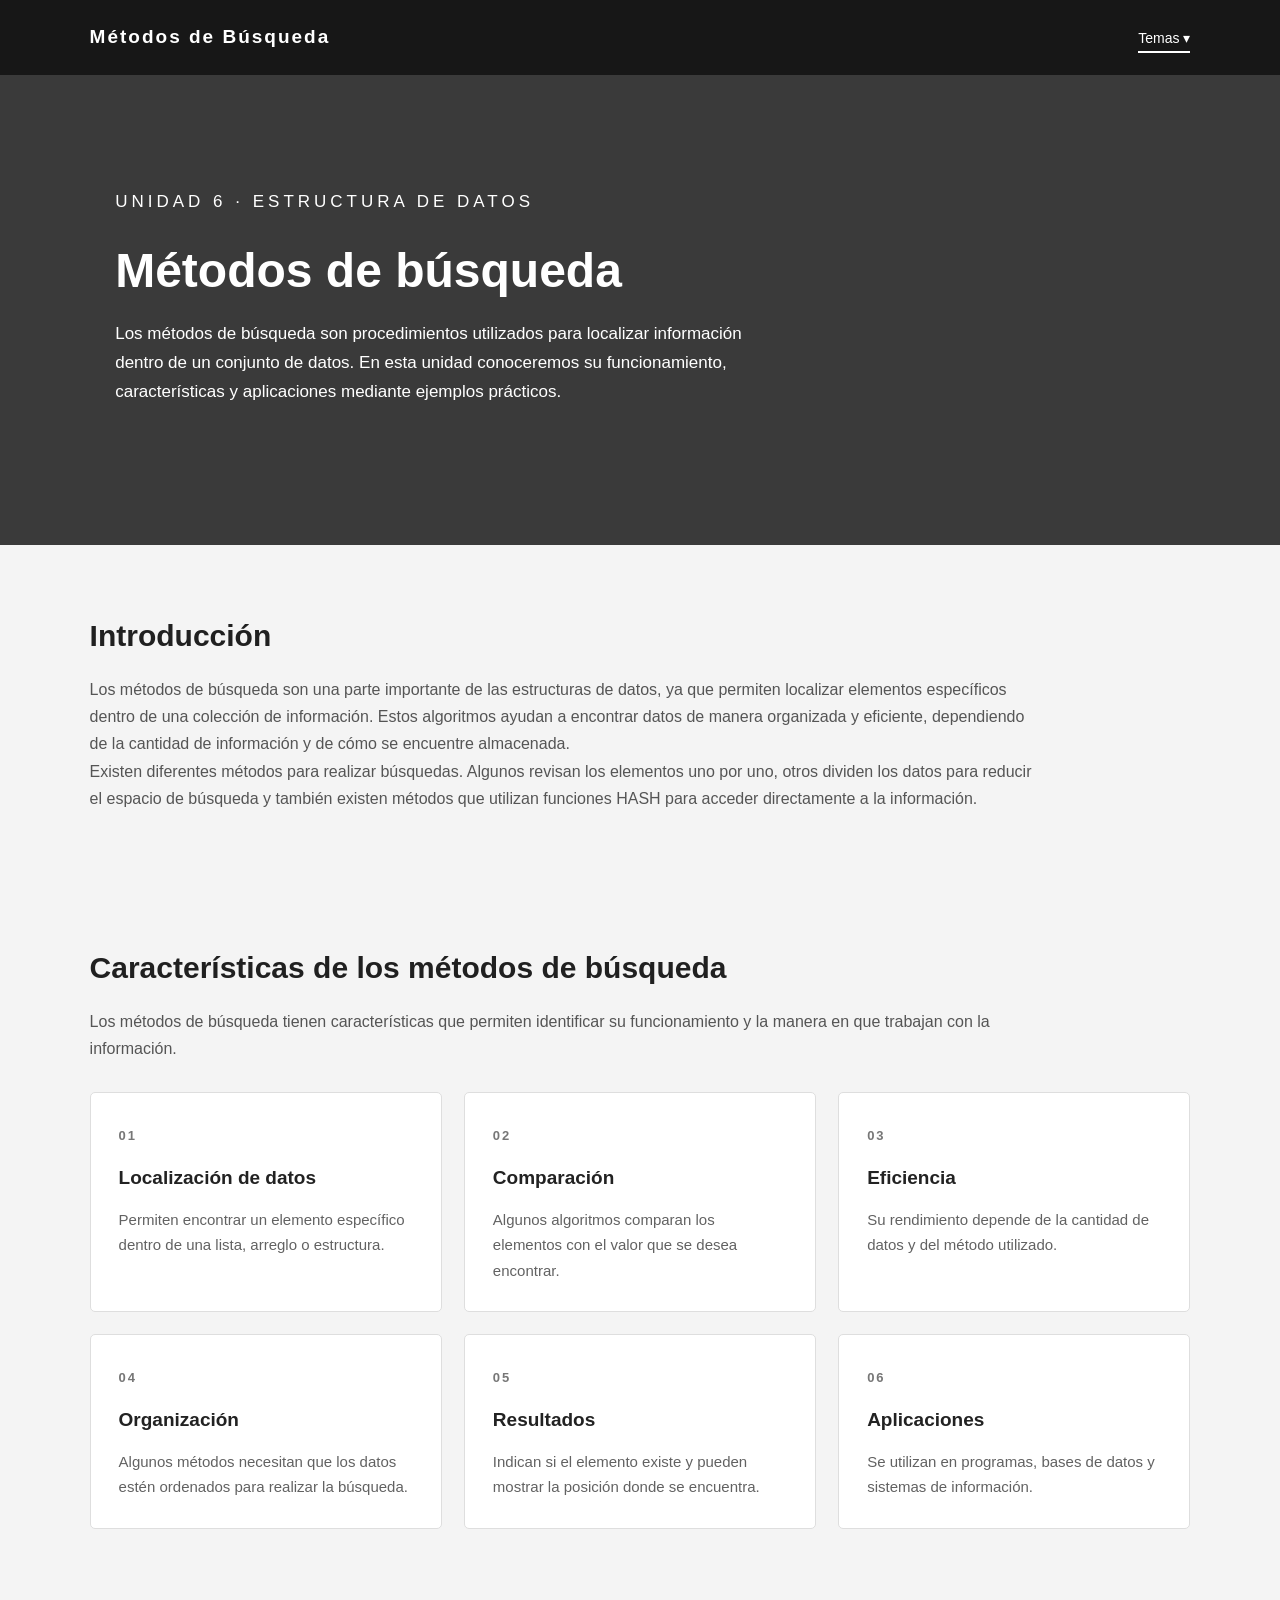
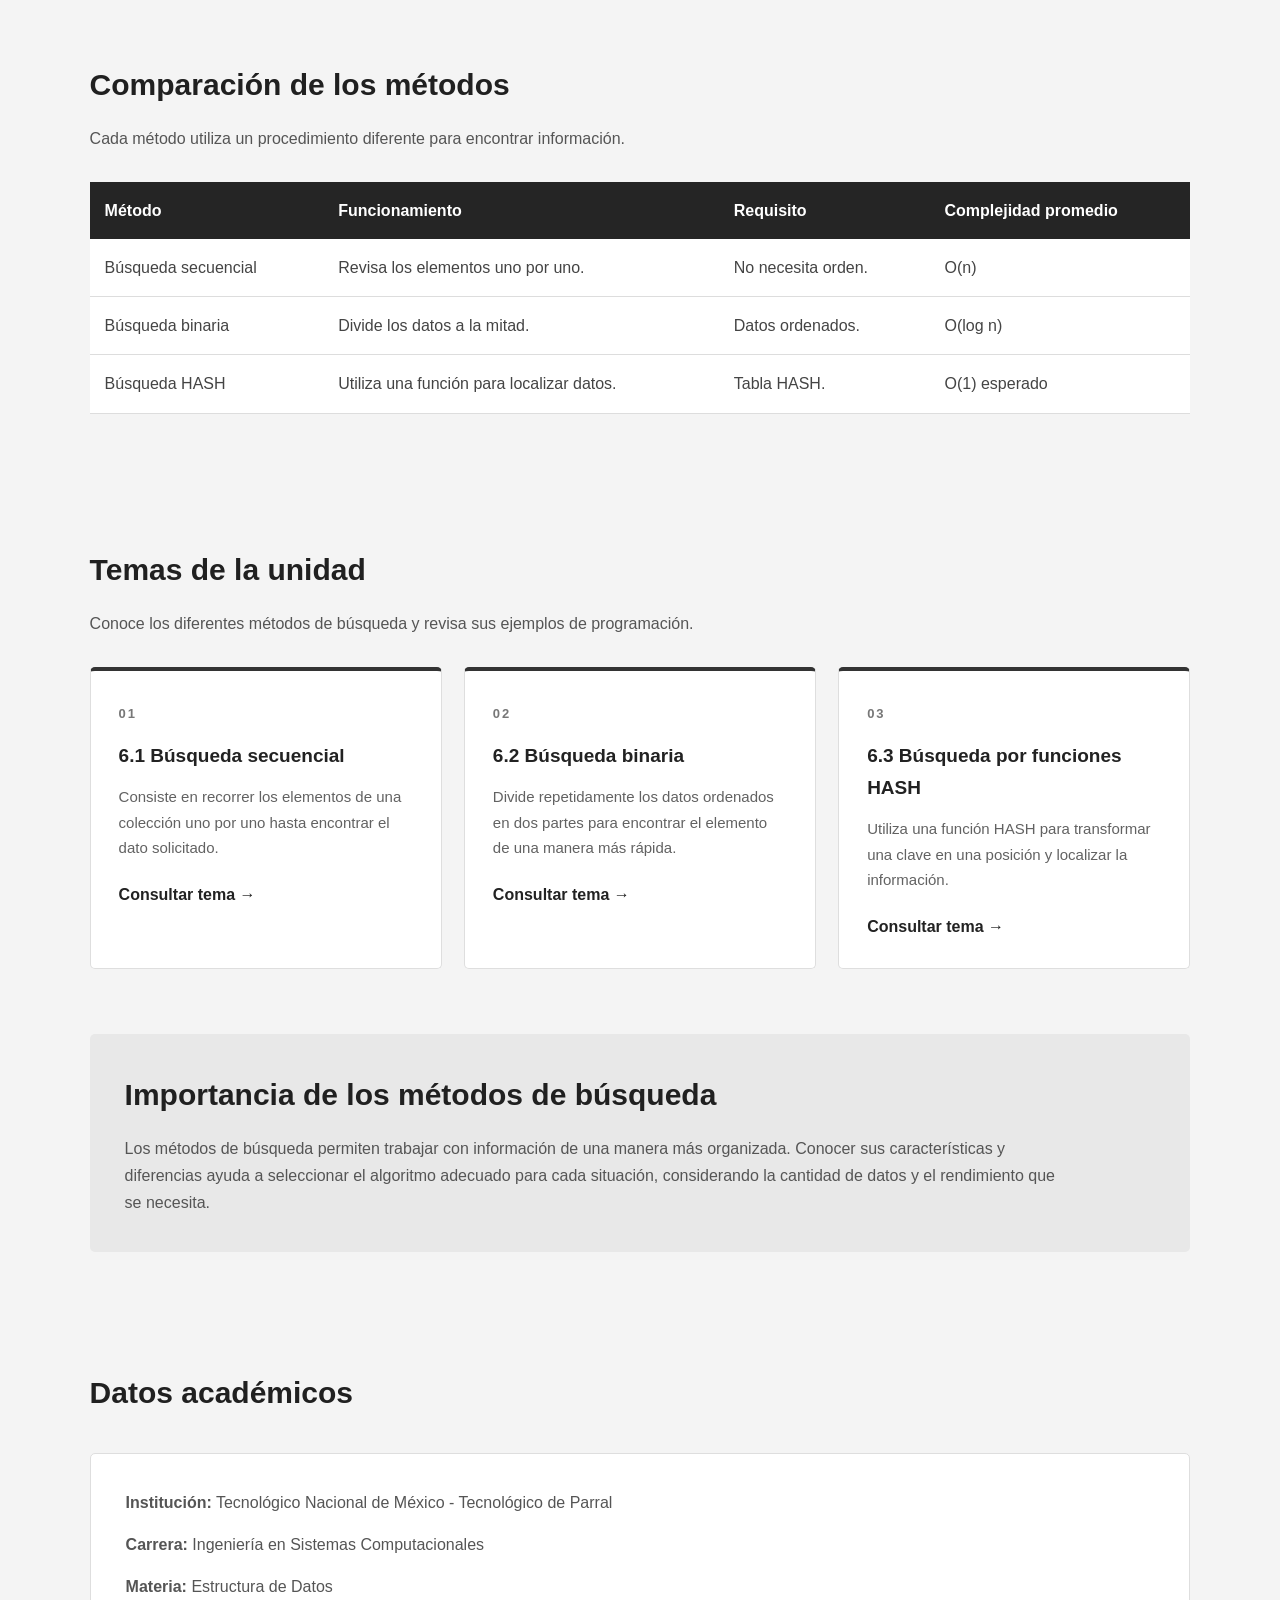
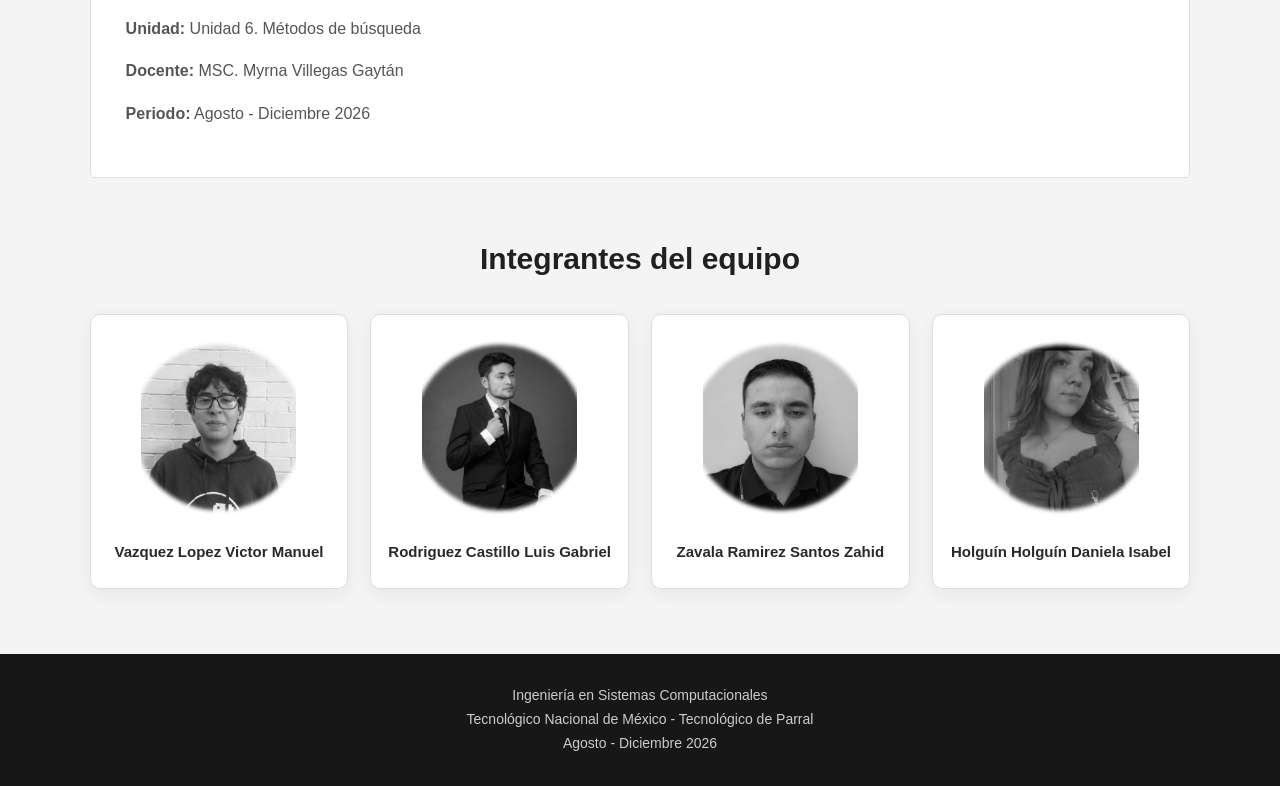
<file: PaginaED/index.html>
<!DOCTYPE html>
<html lang="es">
<head>
    <meta charset="UTF-8">
    <meta name="viewport" content="width=device-width, initial-scale=1.0">
    <title>Métodos de Búsqueda | Estructura de Datos</title>
    <link rel="stylesheet" href="estilos.css">
</head>
<body>

   <header class="navbar">
    <div class="logo">
        <a href="index.html">Métodos de Búsqueda</a>
    </div>

    <nav>
        <div class="dropdown">
            <a href="#" class="activo">Temas ▾</a>

            <div class="dropdown-contenido">
                <a href="Tema61.html">6.1 Búsqueda Secuencial</a>
                <a href="Tema62.html">6.2 Búsqueda Binaria</a>
                <a href="Tema63.html">6.3 Búsqueda HASH</a>
            </div>
        </div>
    </nav>
</header>

    <section class="inicio">
        <div class="contenido-inicio">
            <p class="etiqueta">UNIDAD 6 · ESTRUCTURA DE DATOS</p>

            <h1>Métodos de búsqueda</h1>

            <p>
                Los métodos de búsqueda son procedimientos utilizados
                para localizar información dentro de un conjunto de datos.
                En esta unidad conoceremos su funcionamiento, características
                y aplicaciones mediante ejemplos prácticos.
            </p>
        </div>
    </section>

    <main class="contenedor">

        <section class="seccion">
            <h2>Introducción</h2>

            <p>
                Los métodos de búsqueda son una parte importante de las
                estructuras de datos, ya que permiten localizar elementos
                específicos dentro de una colección de información.
                Estos algoritmos ayudan a encontrar datos de manera
                organizada y eficiente, dependiendo de la cantidad de
                información y de cómo se encuentre almacenada.
            </p>

            <p>
                Existen diferentes métodos para realizar búsquedas.
                Algunos revisan los elementos uno por uno, otros dividen
                los datos para reducir el espacio de búsqueda y también
                existen métodos que utilizan funciones HASH para acceder
                directamente a la información.
            </p>
        </section>

        <section class="seccion" id="caracteristicas">
            <h2>Características de los métodos de búsqueda</h2>

            <p class="subtitulo">
                Los métodos de búsqueda tienen características que
                permiten identificar su funcionamiento y la manera
                en que trabajan con la información.
            </p>

            <div class="rejilla">

                <article class="tarjeta">
                    <div class="numero">01</div>
                    <h3>Localización de datos</h3>
                    <p>
                        Permiten encontrar un elemento específico
                        dentro de una lista, arreglo o estructura.
                    </p>
                </article>

                <article class="tarjeta">
                    <div class="numero">02</div>
                    <h3>Comparación</h3>
                    <p>
                        Algunos algoritmos comparan los elementos
                        con el valor que se desea encontrar.
                    </p>
                </article>

                <article class="tarjeta">
                    <div class="numero">03</div>
                    <h3>Eficiencia</h3>
                    <p>
                        Su rendimiento depende de la cantidad de
                        datos y del método utilizado.
                    </p>
                </article>

                <article class="tarjeta">
                    <div class="numero">04</div>
                    <h3>Organización</h3>
                    <p>
                        Algunos métodos necesitan que los datos
                        estén ordenados para realizar la búsqueda.
                    </p>
                </article>

                <article class="tarjeta">
                    <div class="numero">05</div>
                    <h3>Resultados</h3>
                    <p>
                        Indican si el elemento existe y pueden
                        mostrar la posición donde se encuentra.
                    </p>
                </article>

                <article class="tarjeta">
                    <div class="numero">06</div>
                    <h3>Aplicaciones</h3>
                    <p>
                        Se utilizan en programas, bases de datos
                        y sistemas de información.
                    </p>
                </article>

            </div>
        </section>

        <section class="seccion">
            <h2>Comparación de los métodos</h2>

            <p class="subtitulo">
                Cada método utiliza un procedimiento diferente
                para encontrar información.
            </p>

            <div class="tabla-contenedor">
                <table>
                    <thead>
                        <tr>
                            <th>Método</th>
                            <th>Funcionamiento</th>
                            <th>Requisito</th>
                            <th>Complejidad promedio</th>
                        </tr>
                    </thead>

                    <tbody>
                        <tr>
                            <td>Búsqueda secuencial</td>
                            <td>Revisa los elementos uno por uno.</td>
                            <td>No necesita orden.</td>
                            <td>O(n)</td>
                        </tr>

                        <tr>
                            <td>Búsqueda binaria</td>
                            <td>Divide los datos a la mitad.</td>
                            <td>Datos ordenados.</td>
                            <td>O(log n)</td>
                        </tr>

                        <tr>
                            <td>Búsqueda HASH</td>
                            <td>Utiliza una función para localizar datos.</td>
                            <td>Tabla HASH.</td>
                            <td>O(1) esperado</td>
                        </tr>
                    </tbody>
                </table>
            </div>
        </section>

        <section class="seccion">
            <h2>Temas de la unidad</h2>

            <p class="subtitulo">
                Conoce los diferentes métodos de búsqueda
                y revisa sus ejemplos de programación.
            </p>

            <div class="rejilla temas">

                <article class="tarjeta tema">
                    <span class="numero">01</span>

                    <h3>6.1 Búsqueda secuencial</h3>

                    <p>
                        Consiste en recorrer los elementos de una
                        colección uno por uno hasta encontrar
                        el dato solicitado.
                    </p>

                    <a href="Tema61.html" class="enlace">
                        Consultar tema →
                    </a>
                </article>

                <article class="tarjeta tema">
                    <span class="numero">02</span>

                    <h3>6.2 Búsqueda binaria</h3>

                    <p>
                        Divide repetidamente los datos ordenados
                        en dos partes para encontrar el elemento
                        de una manera más rápida.
                    </p>

                    <a href="Tema62.html" class="enlace">
                        Consultar tema →
                    </a>
                </article>

                <article class="tarjeta tema">
                    <span class="numero">03</span>

                    <h3>6.3 Búsqueda por funciones HASH</h3>

                    <p>
                        Utiliza una función HASH para transformar
                        una clave en una posición y localizar
                        la información.
                    </p>

                    <a href="Tema63.html" class="enlace">
                        Consultar tema →
                    </a>
                </article>

            </div>
        </section>

        <section class="seccion conclusion">
            <h2>Importancia de los métodos de búsqueda</h2>

            <p>
                Los métodos de búsqueda permiten trabajar con
                información de una manera más organizada.
                Conocer sus características y diferencias ayuda
                a seleccionar el algoritmo adecuado para cada
                situación, considerando la cantidad de datos
                y el rendimiento que se necesita.
            </p>
        </section>

       <section class="seccion datos-academicos">

    <h2>Datos académicos</h2>

    <div class="bloque">
        <p><strong>Institución:</strong> Tecnológico Nacional de México - Tecnológico de Parral</p>
        <p><strong>Carrera:</strong> Ingeniería en Sistemas Computacionales</p>
        <p><strong>Materia:</strong> Estructura de Datos</p>
        <p><strong>Unidad:</strong> Unidad 6. Métodos de búsqueda</p>
        <p><strong>Docente:</strong> MSC. Myrna Villegas Gaytán</p>
        <p><strong>Periodo:</strong> Agosto - Diciembre 2026</p>
    </div>

    <h2 class="titulo-integrantes">Integrantes del equipo</h2>

    <div class="integrantes-grid">

        <article class="tarjeta-integrante">
            <img src="img/victor.png" alt="Víctor Manuel" class="foto-integrante">
            <h3>Vazquez Lopez Victor Manuel</h3>
        </article>

        <article class="tarjeta-integrante">
            <img src="img/luis.png" alt="Luis Gabriel" class="foto-integrante">
            <h3>Rodriguez Castillo Luis Gabriel</h3>
        </article>

        <article class="tarjeta-integrante">
            <img src="img/santos.png" alt="Santos Zahid" class="foto-integrante">
            <h3>Zavala Ramirez Santos Zahid</h3>
        </article>

        <article class="tarjeta-integrante">
            <img src="img/daniela.png" alt="Daniela Isabel" class="foto-integrante">
            <h3>Holguín Holguín Daniela Isabel</h3>
        </article>

    </div>

</section>

    </main>

    <footer>
        <p>Ingeniería en Sistemas Computacionales</p>
        <p>Tecnológico Nacional de México - Tecnológico de Parral</p>
        <p>Agosto - Diciembre 2026</p>
    </footer>

</body>
</html>
</file>
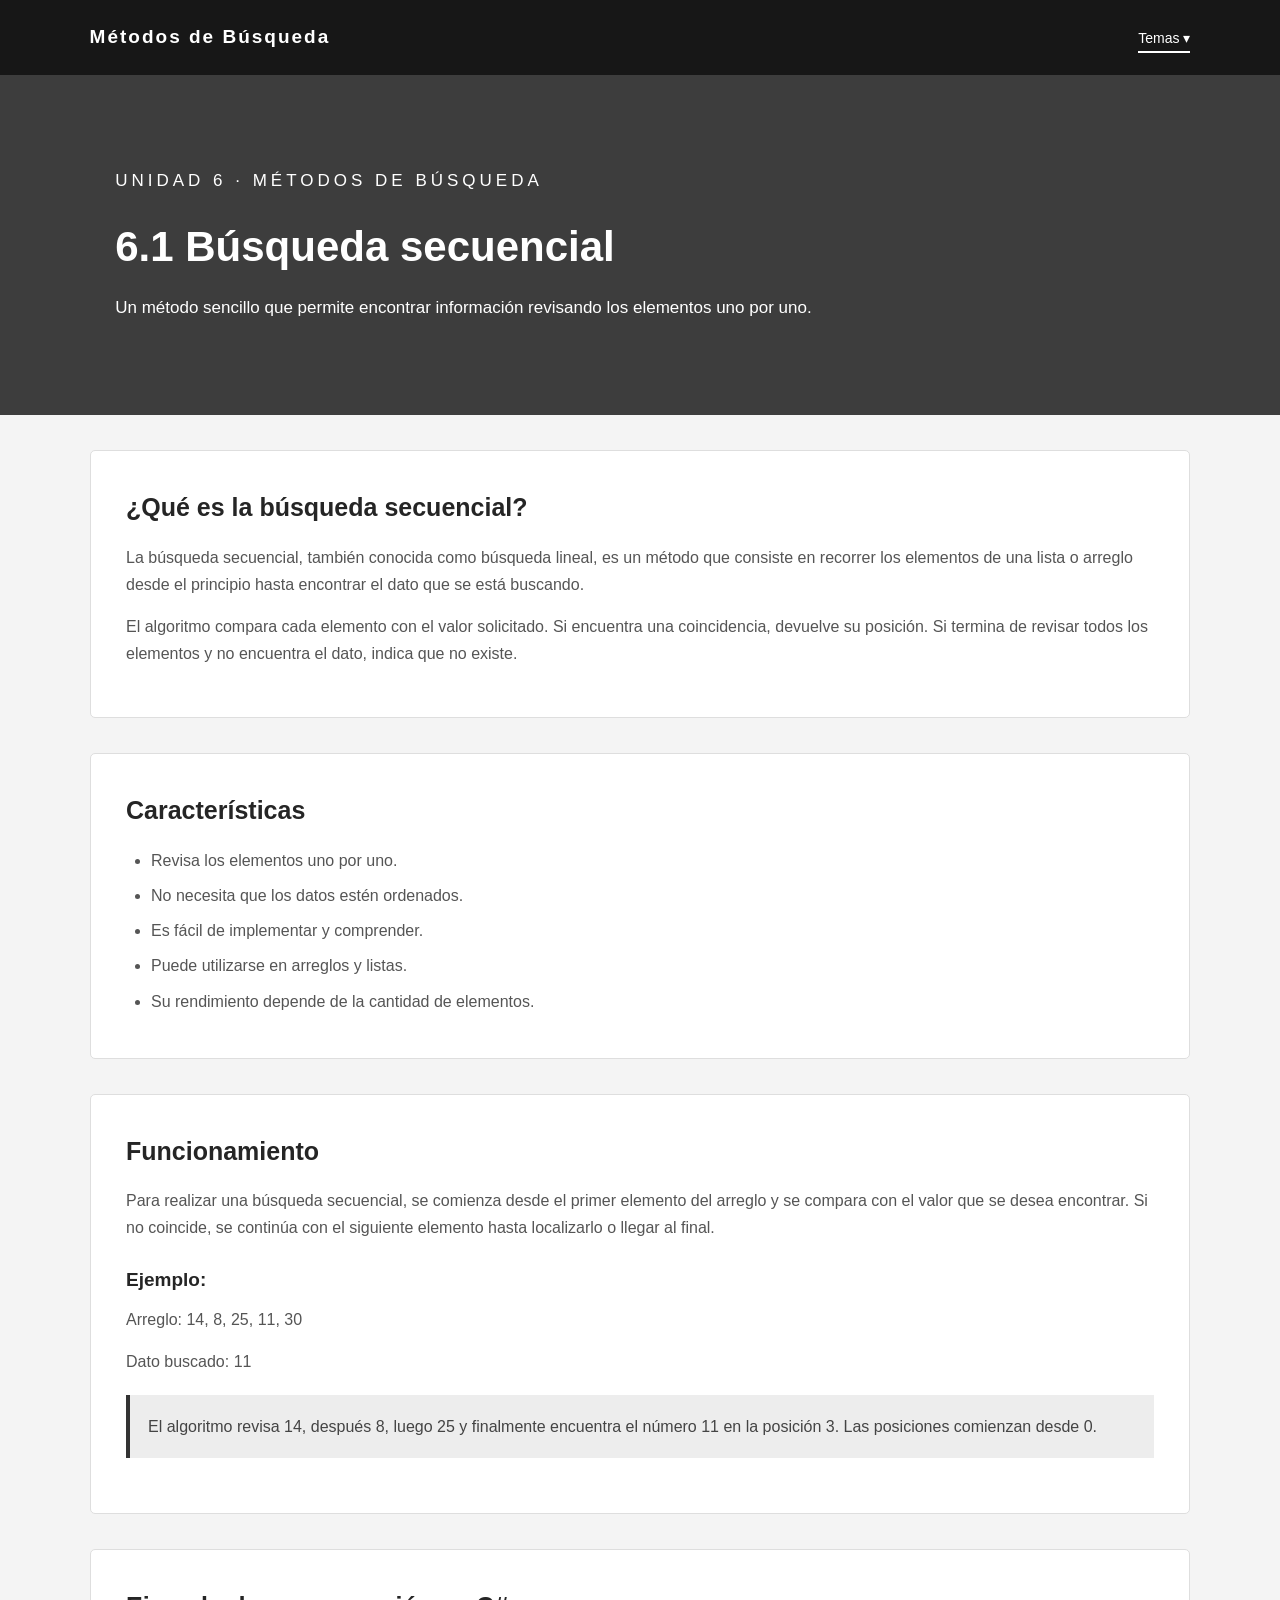
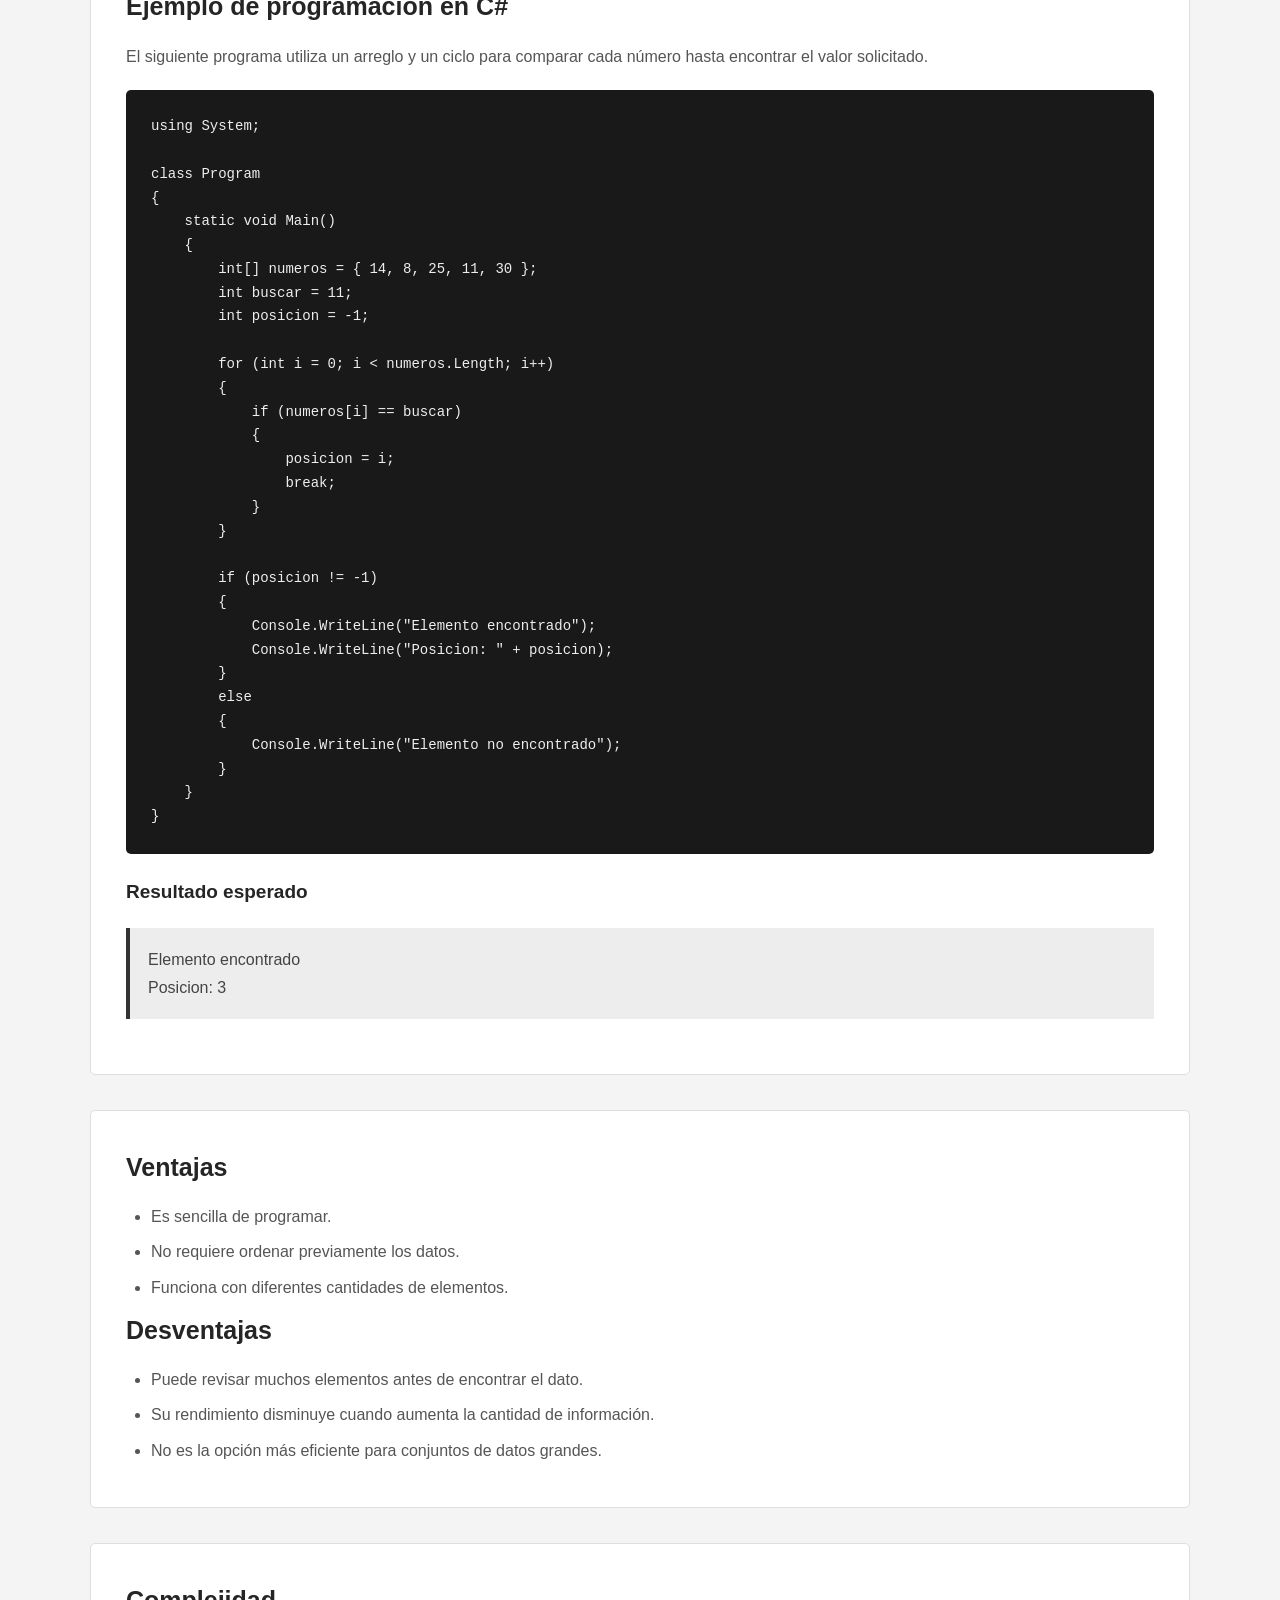
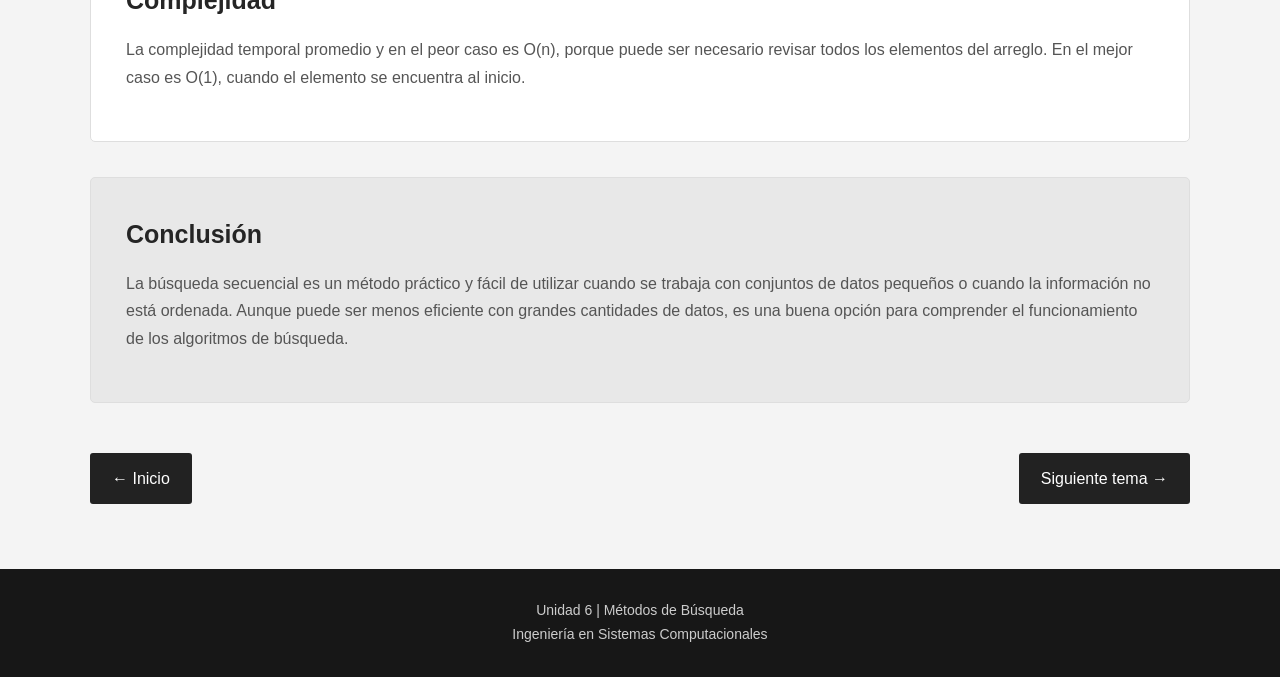
<file: PaginaED/Tema61.html>
<!DOCTYPE html>
<html lang="es">
<head>
    <meta charset="UTF-8">
    <meta name="viewport" content="width=device-width, initial-scale=1.0">
    <title>6.1 Búsqueda Secuencial</title>
    <link rel="stylesheet" href="estilos.css">
</head>
<body>

   <header class="navbar">
    <div class="logo">
        <a href="index.html">Métodos de Búsqueda</a>
    </div>

    <nav>
        <div class="dropdown">
            <a href="#" class="activo">Temas ▾</a>

            <div class="dropdown-contenido">
                <a href="Tema61.html">6.1 Búsqueda Secuencial</a>
                <a href="Tema62.html">6.2 Búsqueda Binaria</a>
                <a href="Tema63.html">6.3 Búsqueda HASH</a>
            </div>
        </div>
    </nav>
</header>

    <section class="portada-tema portada-secuencial">
        <div>
            <p class="etiqueta">UNIDAD 6 · MÉTODOS DE BÚSQUEDA</p>
            <h1>6.1 Búsqueda secuencial</h1>
            <p>
                Un método sencillo que permite encontrar información
                revisando los elementos uno por uno.
            </p>
        </div>
    </section>

    <main class="contenido-tema">

        <section class="bloque">
            <h2>¿Qué es la búsqueda secuencial?</h2>
            <p>
                La búsqueda secuencial, también conocida como búsqueda
                lineal, es un método que consiste en recorrer los
                elementos de una lista o arreglo desde el principio
                hasta encontrar el dato que se está buscando.
            </p>
            <p>
                El algoritmo compara cada elemento con el valor
                solicitado. Si encuentra una coincidencia, devuelve
                su posición. Si termina de revisar todos los elementos
                y no encuentra el dato, indica que no existe.
            </p>
        </section>

        <section class="bloque">
            <h2>Características</h2>
            <ul>
                <li>Revisa los elementos uno por uno.</li>
                <li>No necesita que los datos estén ordenados.</li>
                <li>Es fácil de implementar y comprender.</li>
                <li>Puede utilizarse en arreglos y listas.</li>
                <li>Su rendimiento depende de la cantidad de elementos.</li>
            </ul>
        </section>

        <section class="bloque">
            <h2>Funcionamiento</h2>
            <p>
                Para realizar una búsqueda secuencial, se comienza
                desde el primer elemento del arreglo y se compara
                con el valor que se desea encontrar. Si no coincide,
                se continúa con el siguiente elemento hasta localizarlo
                o llegar al final.
            </p>

            <h3>Ejemplo:</h3>
            <p>Arreglo: 14, 8, 25, 11, 30</p>
            <p>Dato buscado: 11</p>

            <div class="nota">
                El algoritmo revisa 14, después 8, luego 25 y finalmente
                encuentra el número 11 en la posición 3.
                Las posiciones comienzan desde 0.
            </div>
        </section>

        <section class="bloque">
            <h2>Ejemplo de programación en C#</h2>
            <p>
                El siguiente programa utiliza un arreglo y un ciclo
                para comparar cada número hasta encontrar el valor
                solicitado.
            </p>

            <pre class="codigo"><code>using System;

class Program
{
    static void Main()
    {
        int[] numeros = { 14, 8, 25, 11, 30 };
        int buscar = 11;
        int posicion = -1;

        for (int i = 0; i < numeros.Length; i++)
        {
            if (numeros[i] == buscar)
            {
                posicion = i;
                break;
            }
        }

        if (posicion != -1)
        {
            Console.WriteLine("Elemento encontrado");
            Console.WriteLine("Posicion: " + posicion);
        }
        else
        {
            Console.WriteLine("Elemento no encontrado");
        }
    }
}</code></pre>

            <h3>Resultado esperado</h3>
            <div class="nota">
                Elemento encontrado<br>
                Posicion: 3
            </div>
        </section>

        <section class="bloque">
            <h2>Ventajas</h2>
            <ul>
                <li>Es sencilla de programar.</li>
                <li>No requiere ordenar previamente los datos.</li>
                <li>Funciona con diferentes cantidades de elementos.</li>
            </ul>

            <h2>Desventajas</h2>
            <ul>
                <li>Puede revisar muchos elementos antes de encontrar el dato.</li>
                <li>Su rendimiento disminuye cuando aumenta la cantidad de información.</li>
                <li>No es la opción más eficiente para conjuntos de datos grandes.</li>
            </ul>
        </section>

        <section class="bloque">
            <h2>Complejidad</h2>
            <p>
                La complejidad temporal promedio y en el peor caso
                es O(n), porque puede ser necesario revisar todos
                los elementos del arreglo. En el mejor caso es O(1),
                cuando el elemento se encuentra al inicio.
            </p>
        </section>

        <section class="bloque conclusion">
            <h2>Conclusión</h2>
            <p>
                La búsqueda secuencial es un método práctico y fácil
                de utilizar cuando se trabaja con conjuntos de datos
                pequeños o cuando la información no está ordenada.
                Aunque puede ser menos eficiente con grandes cantidades
                de datos, es una buena opción para comprender el
                funcionamiento de los algoritmos de búsqueda.
            </p>
        </section>

        <div class="navegacion-temas">
            <a href="index.html">← Inicio</a>
            <a href="Tema62.html">Siguiente tema →</a>
        </div>

    </main>

    <footer>
        <p>Unidad 6 | Métodos de Búsqueda</p>
        <p>Ingeniería en Sistemas Computacionales</p>
    </footer>

</body>
</html>
</file>
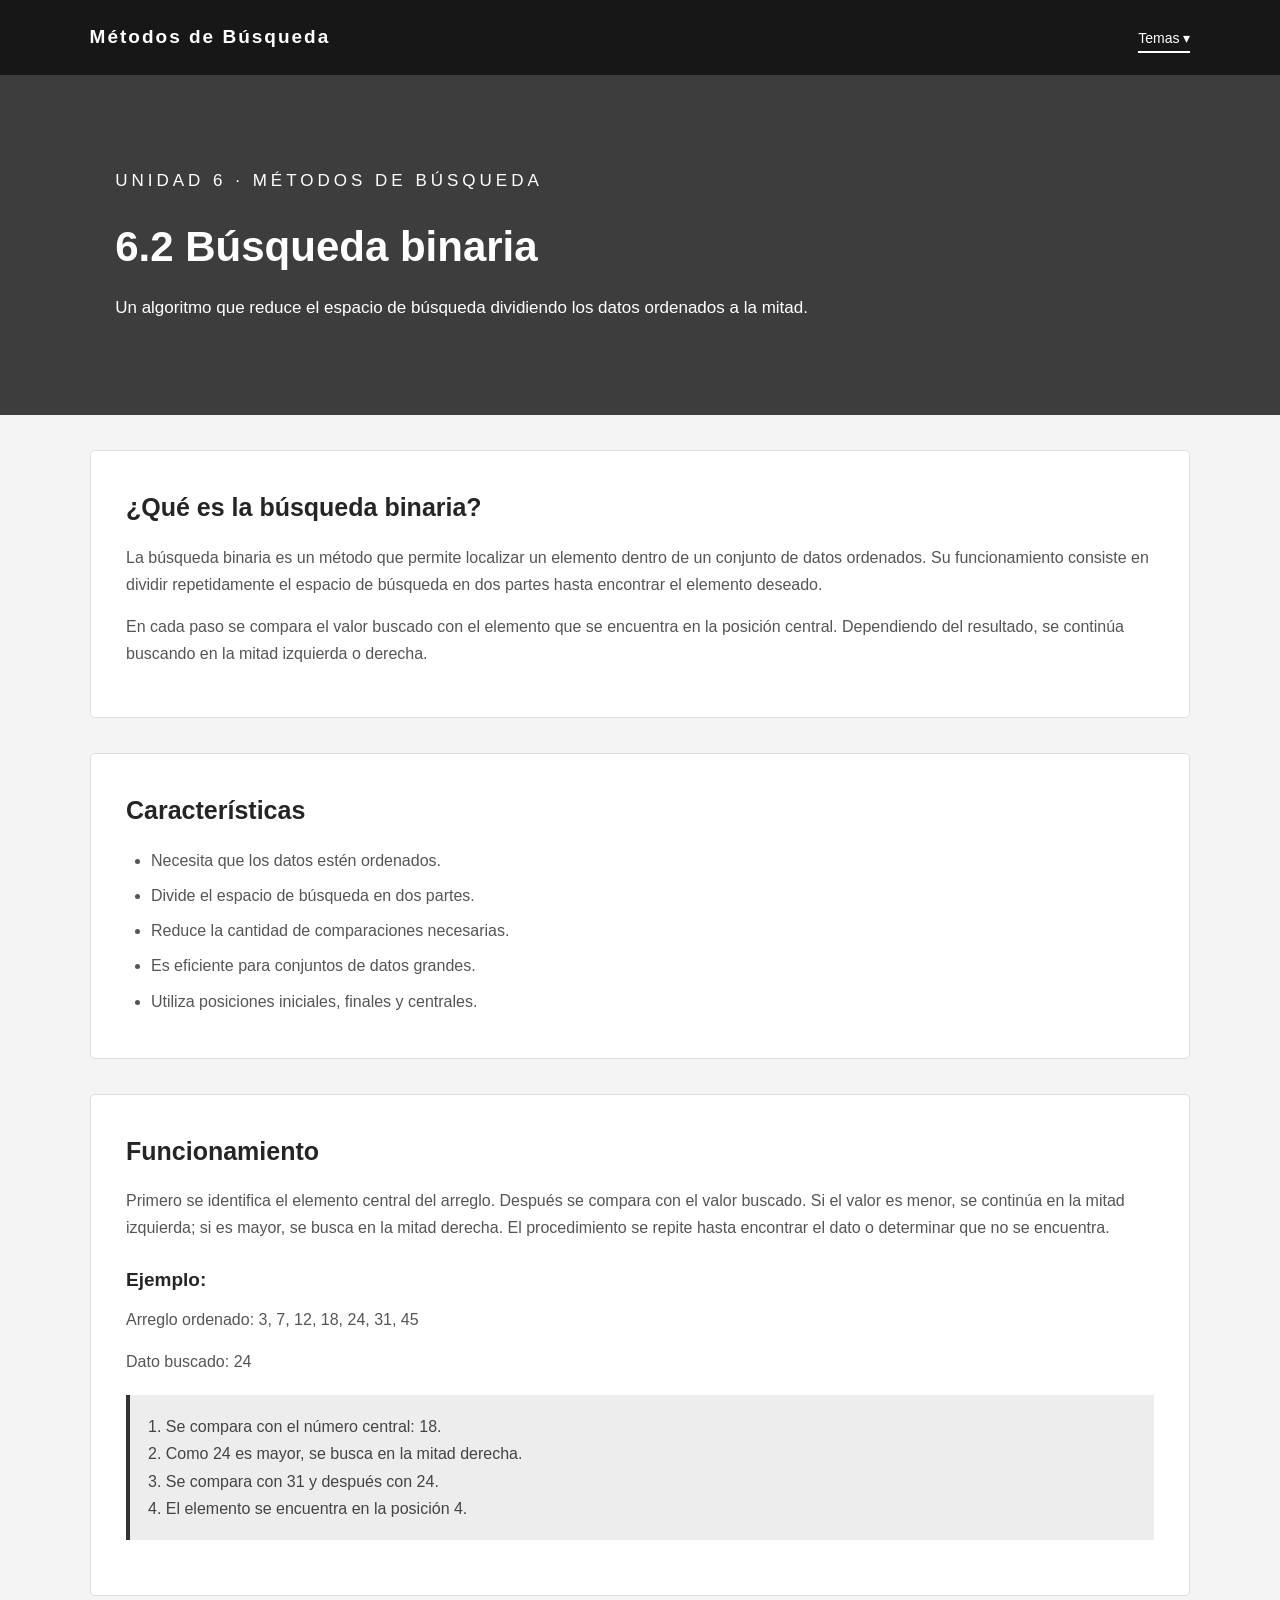
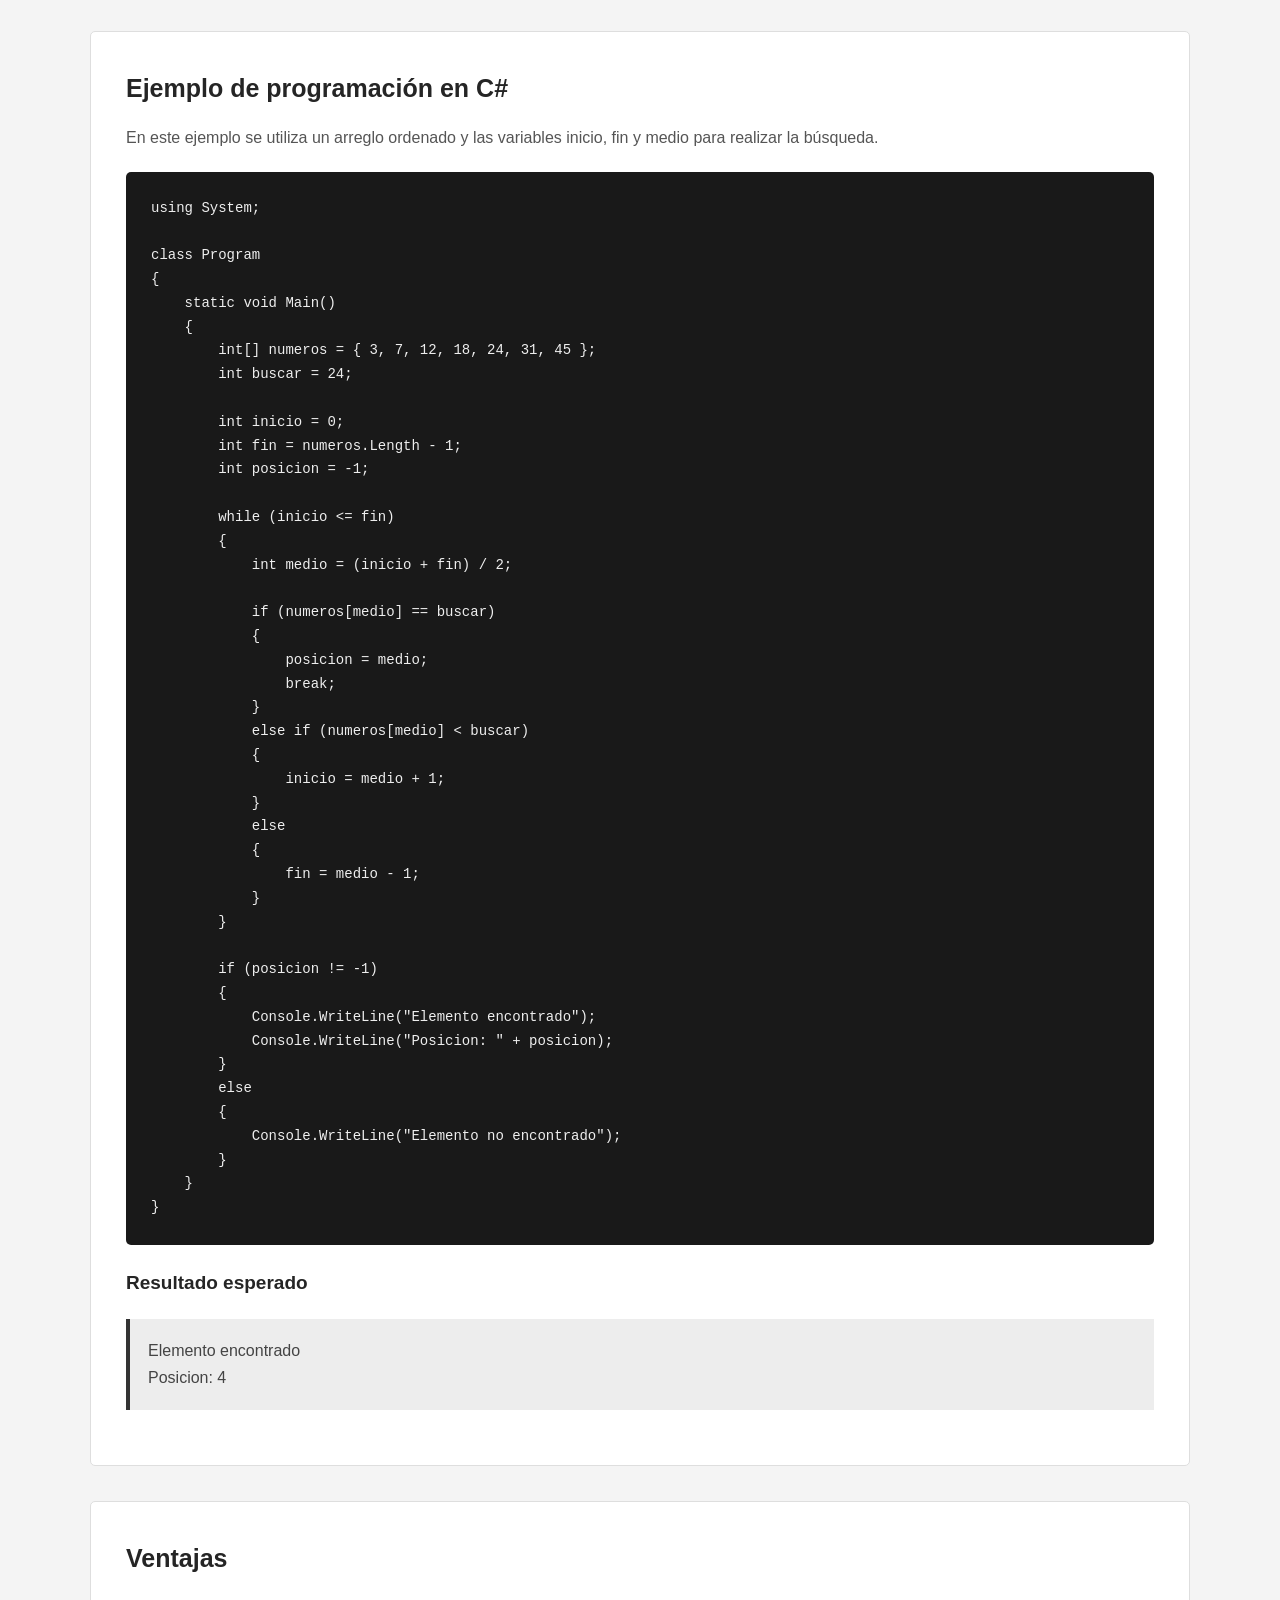
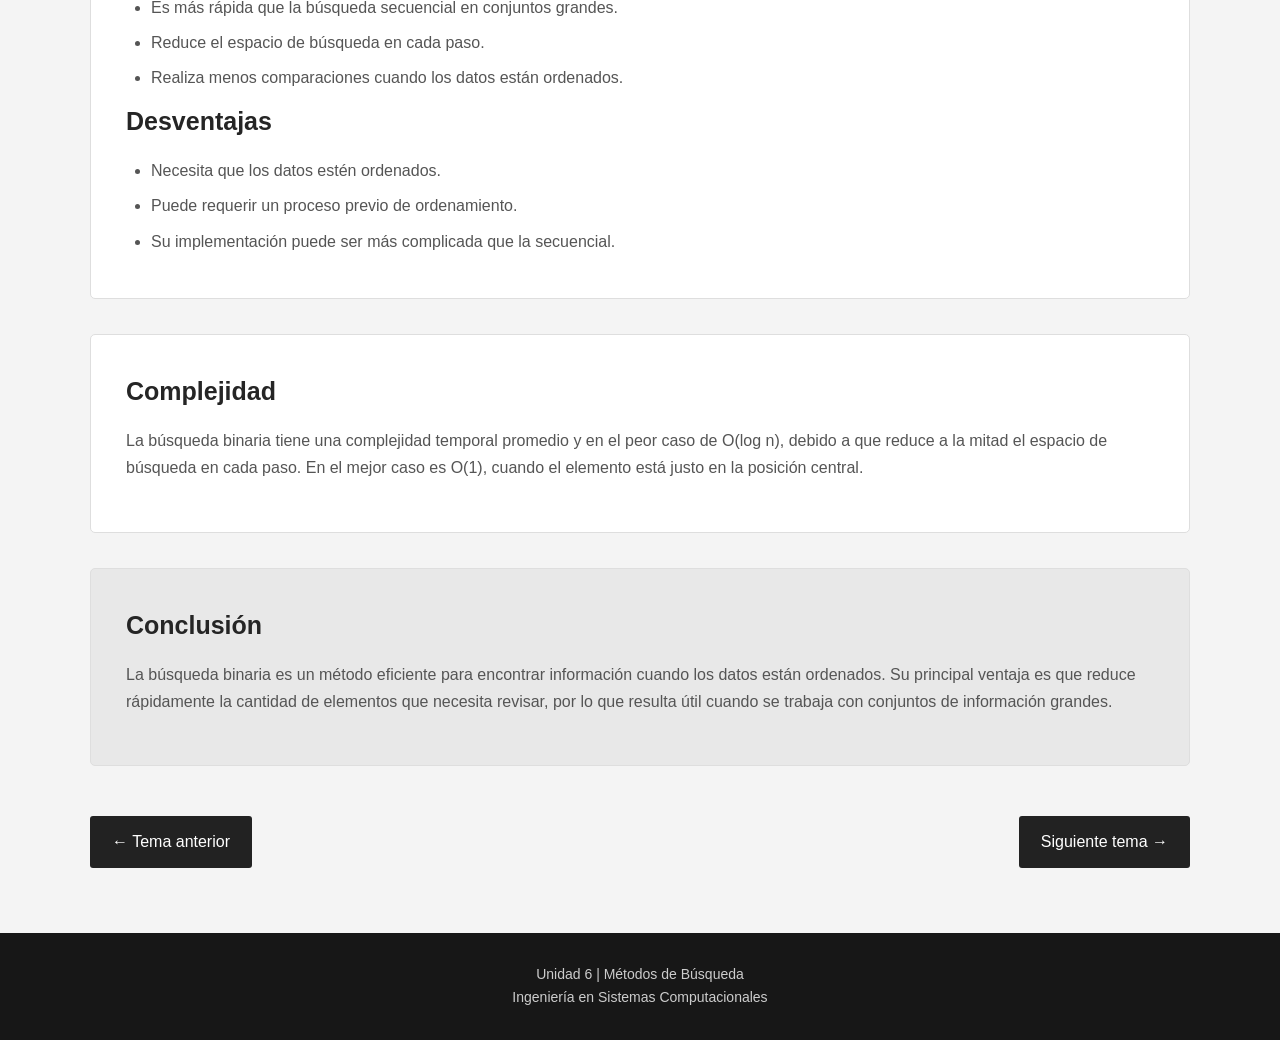
<file: PaginaED/Tema62.html>
<!DOCTYPE html>
<html lang="es">
<head>
    <meta charset="UTF-8">
    <meta name="viewport" content="width=device-width, initial-scale=1.0">
    <title>6.2 Búsqueda Binaria</title>
    <link rel="stylesheet" href="estilos.css">
</head>
<body>

    <header class="navbar">
    <div class="logo">
        <a href="index.html">Métodos de Búsqueda</a>
    </div>

    <nav>
        <div class="dropdown">
            <a href="#" class="activo">Temas ▾</a>

            <div class="dropdown-contenido">
                <a href="Tema61.html">6.1 Búsqueda Secuencial</a>
                <a href="Tema62.html">6.2 Búsqueda Binaria</a>
                <a href="Tema63.html">6.3 Búsqueda HASH</a>
            </div>
        </div>
    </nav>
</header>

    <section class="portada-tema portada-binaria">
        <div>
            <p class="etiqueta">UNIDAD 6 · MÉTODOS DE BÚSQUEDA</p>
            <h1>6.2 Búsqueda binaria</h1>
            <p>
                Un algoritmo que reduce el espacio de búsqueda
                dividiendo los datos ordenados a la mitad.
            </p>
        </div>
    </section>

    <main class="contenido-tema">

        <section class="bloque">
            <h2>¿Qué es la búsqueda binaria?</h2>
            <p>
                La búsqueda binaria es un método que permite localizar
                un elemento dentro de un conjunto de datos ordenados.
                Su funcionamiento consiste en dividir repetidamente
                el espacio de búsqueda en dos partes hasta encontrar
                el elemento deseado.
            </p>
            <p>
                En cada paso se compara el valor buscado con el
                elemento que se encuentra en la posición central.
                Dependiendo del resultado, se continúa buscando
                en la mitad izquierda o derecha.
            </p>
        </section>

        <section class="bloque">
            <h2>Características</h2>
            <ul>
                <li>Necesita que los datos estén ordenados.</li>
                <li>Divide el espacio de búsqueda en dos partes.</li>
                <li>Reduce la cantidad de comparaciones necesarias.</li>
                <li>Es eficiente para conjuntos de datos grandes.</li>
                <li>Utiliza posiciones iniciales, finales y centrales.</li>
            </ul>
        </section>

        <section class="bloque">
            <h2>Funcionamiento</h2>
            <p>
                Primero se identifica el elemento central del arreglo.
                Después se compara con el valor buscado. Si el valor
                es menor, se continúa en la mitad izquierda; si es
                mayor, se busca en la mitad derecha. El procedimiento
                se repite hasta encontrar el dato o determinar que
                no se encuentra.
            </p>

            <h3>Ejemplo:</h3>
            <p>Arreglo ordenado: 3, 7, 12, 18, 24, 31, 45</p>
            <p>Dato buscado: 24</p>

            <div class="nota">
                1. Se compara con el número central: 18.<br>
                2. Como 24 es mayor, se busca en la mitad derecha.<br>
                3. Se compara con 31 y después con 24.<br>
                4. El elemento se encuentra en la posición 4.
            </div>
        </section>

        <section class="bloque">
            <h2>Ejemplo de programación en C#</h2>
            <p>
                En este ejemplo se utiliza un arreglo ordenado
                y las variables inicio, fin y medio para realizar
                la búsqueda.
            </p>

            <pre class="codigo"><code>using System;

class Program
{
    static void Main()
    {
        int[] numeros = { 3, 7, 12, 18, 24, 31, 45 };
        int buscar = 24;

        int inicio = 0;
        int fin = numeros.Length - 1;
        int posicion = -1;

        while (inicio <= fin)
        {
            int medio = (inicio + fin) / 2;

            if (numeros[medio] == buscar)
            {
                posicion = medio;
                break;
            }
            else if (numeros[medio] < buscar)
            {
                inicio = medio + 1;
            }
            else
            {
                fin = medio - 1;
            }
        }

        if (posicion != -1)
        {
            Console.WriteLine("Elemento encontrado");
            Console.WriteLine("Posicion: " + posicion);
        }
        else
        {
            Console.WriteLine("Elemento no encontrado");
        }
    }
}</code></pre>

            <h3>Resultado esperado</h3>
            <div class="nota">
                Elemento encontrado<br>
                Posicion: 4
            </div>
        </section>

        <section class="bloque">
            <h2>Ventajas</h2>
            <ul>
                <li>Es más rápida que la búsqueda secuencial en conjuntos grandes.</li>
                <li>Reduce el espacio de búsqueda en cada paso.</li>
                <li>Realiza menos comparaciones cuando los datos están ordenados.</li>
            </ul>

            <h2>Desventajas</h2>
            <ul>
                <li>Necesita que los datos estén ordenados.</li>
                <li>Puede requerir un proceso previo de ordenamiento.</li>
                <li>Su implementación puede ser más complicada que la secuencial.</li>
            </ul>
        </section>

        <section class="bloque">
            <h2>Complejidad</h2>
            <p>
                La búsqueda binaria tiene una complejidad temporal
                promedio y en el peor caso de O(log n), debido a que
                reduce a la mitad el espacio de búsqueda en cada paso.
                En el mejor caso es O(1), cuando el elemento está
                justo en la posición central.
            </p>
        </section>

        <section class="bloque conclusion">
            <h2>Conclusión</h2>
            <p>
                La búsqueda binaria es un método eficiente para
                encontrar información cuando los datos están
                ordenados. Su principal ventaja es que reduce
                rápidamente la cantidad de elementos que necesita
                revisar, por lo que resulta útil cuando se trabaja
                con conjuntos de información grandes.
            </p>
        </section>

        <div class="navegacion-temas">
            <a href="Tema61.html">← Tema anterior</a>
            <a href="Tema63.html">Siguiente tema →</a>
        </div>

    </main>

    <footer>
        <p>Unidad 6 | Métodos de Búsqueda</p>
        <p>Ingeniería en Sistemas Computacionales</p>
    </footer>

</body>
</html>
</file>
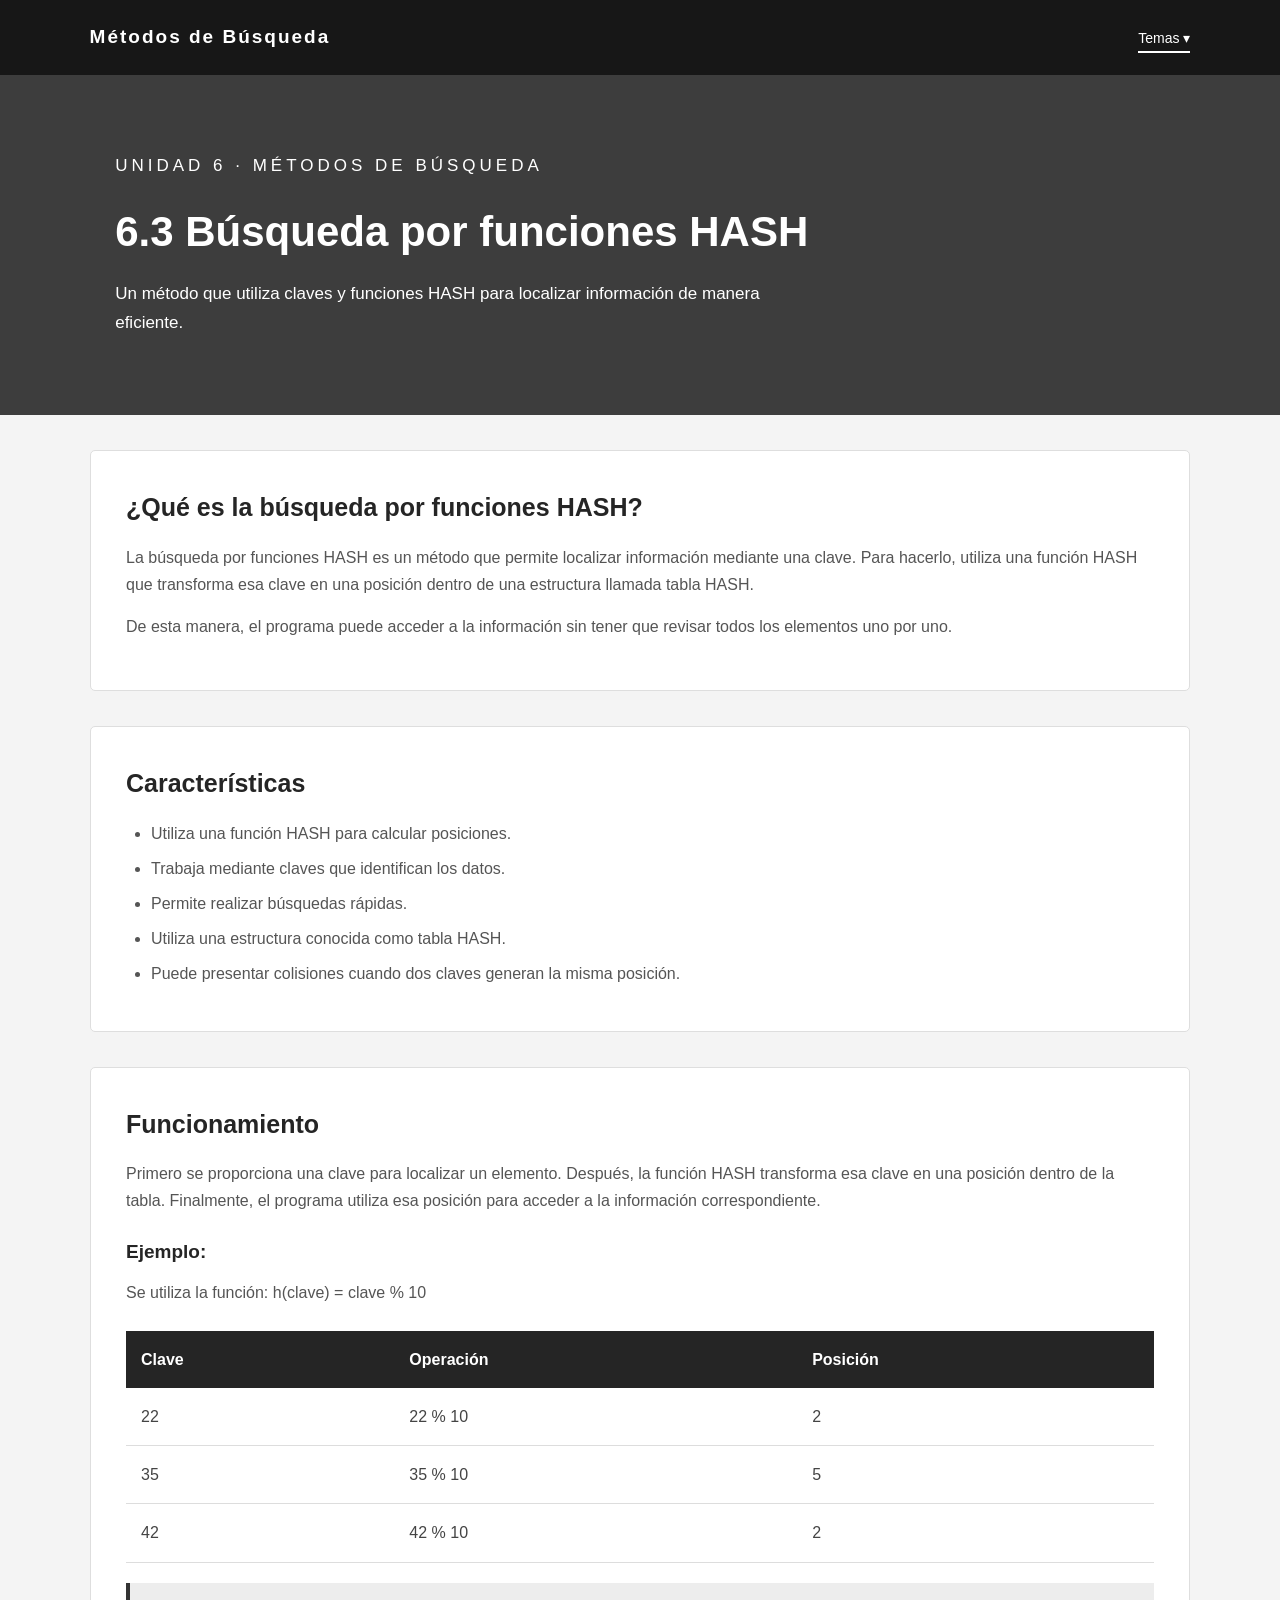
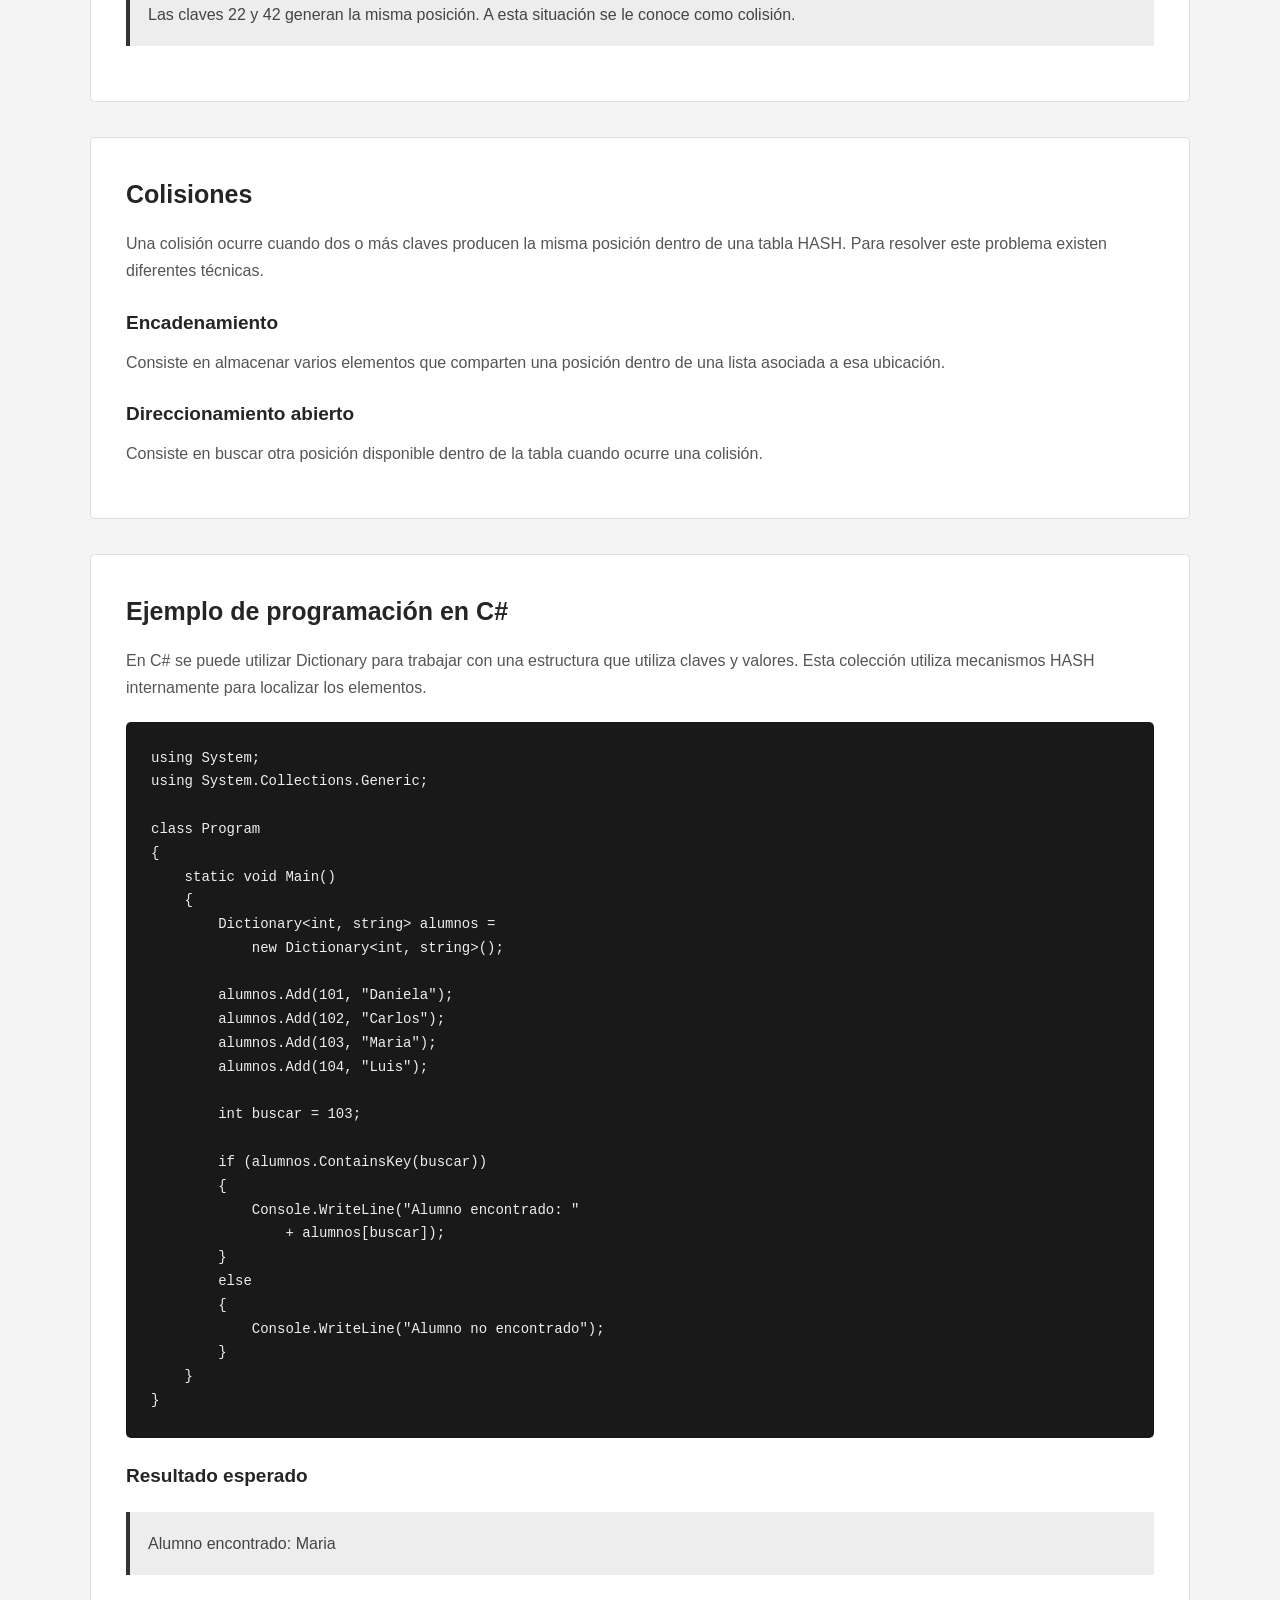
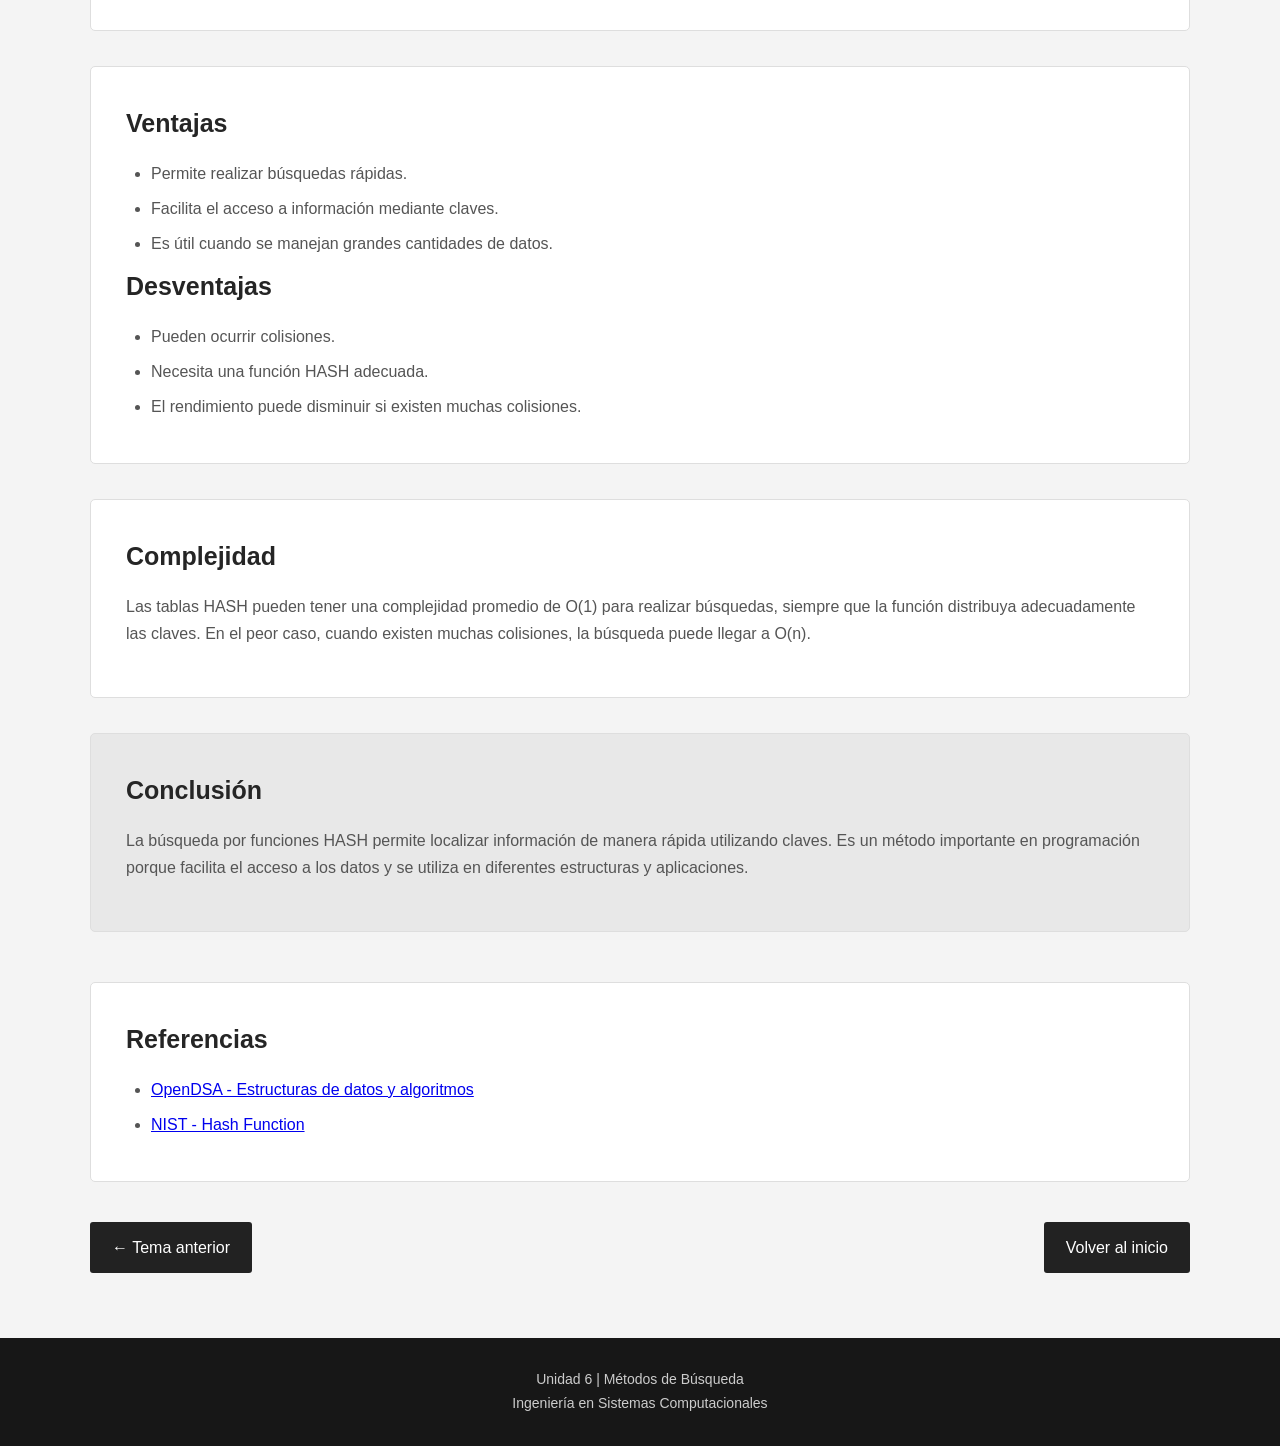
<file: PaginaED/Tema63.html>
<!DOCTYPE html>
<html lang="es">
<head>
    <meta charset="UTF-8">
    <meta name="viewport" content="width=device-width, initial-scale=1.0">
    <title>6.3 Búsqueda por funciones HASH</title>
    <link rel="stylesheet" href="estilos.css">
</head>
<body>

    <header class="navbar">
    <div class="logo">
        <a href="index.html">Métodos de Búsqueda</a>
    </div>

    <nav>
        <div class="dropdown">
            <a href="#" class="activo">Temas ▾</a>

            <div class="dropdown-contenido">
                <a href="Tema61.html">6.1 Búsqueda Secuencial</a>
                <a href="Tema62.html">6.2 Búsqueda Binaria</a>
                <a href="Tema63.html">6.3 Búsqueda HASH</a>
            </div>
        </div>
    </nav>
</header>
    <section class="portada-tema portada-hash">
        <div>
            <p class="etiqueta">UNIDAD 6 · MÉTODOS DE BÚSQUEDA</p>
            <h1>6.3 Búsqueda por funciones HASH</h1>
            <p>
                Un método que utiliza claves y funciones HASH
                para localizar información de manera eficiente.
            </p>
        </div>
    </section>

    <main class="contenido-tema">

        <section class="bloque">
            <h2>¿Qué es la búsqueda por funciones HASH?</h2>
            <p>
                La búsqueda por funciones HASH es un método que permite
                localizar información mediante una clave. Para hacerlo,
                utiliza una función HASH que transforma esa clave
                en una posición dentro de una estructura llamada
                tabla HASH.
            </p>
            <p>
                De esta manera, el programa puede acceder a la
                información sin tener que revisar todos los elementos
                uno por uno.
            </p>
        </section>

        <section class="bloque">
            <h2>Características</h2>
            <ul>
                <li>Utiliza una función HASH para calcular posiciones.</li>
                <li>Trabaja mediante claves que identifican los datos.</li>
                <li>Permite realizar búsquedas rápidas.</li>
                <li>Utiliza una estructura conocida como tabla HASH.</li>
                <li>Puede presentar colisiones cuando dos claves generan la misma posición.</li>
            </ul>
        </section>

        <section class="bloque">
            <h2>Funcionamiento</h2>
            <p>
                Primero se proporciona una clave para localizar
                un elemento. Después, la función HASH transforma
                esa clave en una posición dentro de la tabla.
                Finalmente, el programa utiliza esa posición
                para acceder a la información correspondiente.
            </p>

            <h3>Ejemplo:</h3>
            <p>Se utiliza la función: h(clave) = clave % 10</p>

            <div class="tabla-contenedor">
                <table>
                    <thead>
                        <tr>
                            <th>Clave</th>
                            <th>Operación</th>
                            <th>Posición</th>
                        </tr>
                    </thead>
                    <tbody>
                        <tr>
                            <td>22</td>
                            <td>22 % 10</td>
                            <td>2</td>
                        </tr>
                        <tr>
                            <td>35</td>
                            <td>35 % 10</td>
                            <td>5</td>
                        </tr>
                        <tr>
                            <td>42</td>
                            <td>42 % 10</td>
                            <td>2</td>
                        </tr>
                    </tbody>
                </table>
            </div>

            <div class="nota">
                Las claves 22 y 42 generan la misma posición.
                A esta situación se le conoce como colisión.
            </div>
        </section>

        <section class="bloque">
            <h2>Colisiones</h2>
            <p>
                Una colisión ocurre cuando dos o más claves producen
                la misma posición dentro de una tabla HASH.
                Para resolver este problema existen diferentes
                técnicas.
            </p>

            <h3>Encadenamiento</h3>
            <p>
                Consiste en almacenar varios elementos que comparten
                una posición dentro de una lista asociada a esa
                ubicación.
            </p>

            <h3>Direccionamiento abierto</h3>
            <p>
                Consiste en buscar otra posición disponible dentro
                de la tabla cuando ocurre una colisión.
            </p>
        </section>

        <section class="bloque">
            <h2>Ejemplo de programación en C#</h2>
            <p>
                En C# se puede utilizar Dictionary para trabajar
                con una estructura que utiliza claves y valores.
                Esta colección utiliza mecanismos HASH internamente
                para localizar los elementos.
            </p>

            <pre class="codigo"><code>using System;
using System.Collections.Generic;

class Program
{
    static void Main()
    {
        Dictionary&lt;int, string&gt; alumnos =
            new Dictionary&lt;int, string&gt;();

        alumnos.Add(101, "Daniela");
        alumnos.Add(102, "Carlos");
        alumnos.Add(103, "Maria");
        alumnos.Add(104, "Luis");

        int buscar = 103;

        if (alumnos.ContainsKey(buscar))
        {
            Console.WriteLine("Alumno encontrado: "
                + alumnos[buscar]);
        }
        else
        {
            Console.WriteLine("Alumno no encontrado");
        }
    }
}</code></pre>

            <h3>Resultado esperado</h3>
            <div class="nota">
                Alumno encontrado: Maria
            </div>
        </section>

        <section class="bloque">
            <h2>Ventajas</h2>
            <ul>
                <li>Permite realizar búsquedas rápidas.</li>
                <li>Facilita el acceso a información mediante claves.</li>
                <li>Es útil cuando se manejan grandes cantidades de datos.</li>
            </ul>

            <h2>Desventajas</h2>
            <ul>
                <li>Pueden ocurrir colisiones.</li>
                <li>Necesita una función HASH adecuada.</li>
                <li>El rendimiento puede disminuir si existen muchas colisiones.</li>
            </ul>
        </section>

        <section class="bloque">
            <h2>Complejidad</h2>
            <p>
                Las tablas HASH pueden tener una complejidad promedio
                de O(1) para realizar búsquedas, siempre que la función
                distribuya adecuadamente las claves. En el peor caso,
                cuando existen muchas colisiones, la búsqueda puede
                llegar a O(n).
            </p>
        </section>

        <section class="bloque conclusion">
            <h2>Conclusión</h2>
            <p>
                La búsqueda por funciones HASH permite localizar
                información de manera rápida utilizando claves.
                Es un método importante en programación porque
                facilita el acceso a los datos y se utiliza en
                diferentes estructuras y aplicaciones.
            </p>
        </section>

        <section class="bloque">
            <h2>Referencias</h2>
            <ul>
                <li>
                    <a href="https://opendsa.org/" target="_blank">
                        OpenDSA - Estructuras de datos y algoritmos
                    </a>
                </li>
                <li>
                    <a href="https://csrc.nist.gov/glossary/term/hash_function" target="_blank">
                        NIST - Hash Function
                    </a>
                </li>
            </ul>
        </section>

        <div class="navegacion-temas">
            <a href="Tema62.html">← Tema anterior</a>
            <a href="index.html">Volver al inicio</a>
        </div>

    </main>

    <footer>
        <p>Unidad 6 | Métodos de Búsqueda</p>
        <p>Ingeniería en Sistemas Computacionales</p>
    </footer>

</body>
</html>
</file>
<file: PaginaED/estilos.css>
* {
    margin: 0;
    padding: 0;
    box-sizing: border-box;
}

html {
    scroll-behavior: smooth;
}

body {
    font-family: Arial, Helvetica, sans-serif;
    background: #f4f4f4;
    color: #252525;
    line-height: 1.7;
}

/* MENU */

.navbar {
    width: 100%;
    min-height: 75px;
    background: #171717;
    color: white;
    display: flex;
    justify-content: space-between;
    align-items: center;
    padding: 15px 7%;
    gap: 20px;
    flex-wrap: wrap;
}


.logo {
    font-size: 19px;
    font-weight: bold;
    letter-spacing: 2px;
}

.navbar nav {
    display: flex;
    gap: 25px;
    flex-wrap: wrap;
}

.navbar nav a {
    color: #d5d5d5;
    text-decoration: none;
    font-size: 14px;
    transition: 0.3s;
}

.navbar nav a:hover,
.navbar nav a.activo {
    color: white;
    border-bottom: 2px solid white;
    padding-bottom: 5px;
}

/* INICIO */

.inicio {
    min-height: 470px;
    display: flex;
    align-items: center;
    padding: 70px 9%;
    color: white;
    background:
        linear-gradient(rgba(0,0,0,0.76), rgba(0,0,0,0.76)),
        url("https://images.unsplash.com/photo-1516321318423-f06f85e504b3?auto=format&fit=crop&w=1800&q=85");
    background-size: cover;
    background-position: center;
    filter: grayscale(100%);
}

.contenido-inicio {
    max-width: 720px;
}

.etiqueta {
    font-size: 13px;
    letter-spacing: 4px;
    margin-bottom: 15px;
}

.contenido-inicio h1 {
    font-size: 48px;
    margin-bottom: 20px;
    line-height: 1.2;
}

.contenido-inicio p {
    font-size: 17px;
    max-width: 650px;
    margin-bottom: 25px;
}

.boton {
    display: inline-block;
    background: white;
    color: #171717;
    padding: 12px 25px;
    text-decoration: none;
    font-weight: bold;
    border-radius: 3px;
    transition: 0.3s;
}

.boton:hover {
    background: #bdbdbd;
}

/* CONTENEDOR */

.contenedor {
    width: 86%;
    max-width: 1200px;
    margin: auto;
}

.seccion {
    padding: 65px 0;
}

.seccion h2 {
    font-size: 30px;
    margin-bottom: 15px;
    color: #202020;
}

.seccion > p {
    color: #555;
    font-size: 16px;
    max-width: 950px;
}

.subtitulo {
    margin-bottom: 30px;
}

/* TARJETAS */

.rejilla {
    display: grid;
    grid-template-columns: repeat(3, 1fr);
    gap: 22px;
    margin-top: 30px;
}

.tarjeta {
    background: white;
    padding: 28px;
    border: 1px solid #dedede;
    border-radius: 5px;
    transition: 0.3s;
}

.tarjeta:hover {
    transform: translateY(-5px);
    box-shadow: 0 8px 20px rgba(0,0,0,0.09);
}

.numero {
    display: inline-block;
    font-size: 13px;
    font-weight: bold;
    color: #777;
    margin-bottom: 15px;
    letter-spacing: 2px;
}

.tarjeta h3 {
    font-size: 19px;
    margin-bottom: 12px;
    color: #222;
}

.tarjeta p {
    color: #626262;
    font-size: 15px;
}

/* TEMAS */

.tema {
    border-top: 4px solid #333;
}

.enlace {
    display: inline-block;
    margin-top: 20px;
    color: #222;
    font-weight: bold;
    text-decoration: none;
}

.enlace:hover {
    text-decoration: underline;
}

/* TABLAS */

.tabla-contenedor {
    width: 100%;
    overflow-x: auto;
    margin-top: 25px;
}

table {
    width: 100%;
    border-collapse: collapse;
    background: white;
    min-width: 650px;
}

th {
    background: #252525;
    color: white;
    padding: 15px;
    text-align: left;
}

td {
    padding: 15px;
    border-bottom: 1px solid #ddd;
    color: #444;
}

tr:hover {
    background: #ededed;
}

/* PAGINAS DE TEMAS */

.portada-tema {
    min-height: 340px;
    display: flex;
    align-items: center;
    padding: 60px 9%;
    color: white;
    background-size: cover;
    background-position: center;
    filter: grayscale(100%);
}

.portada-tema h1 {
    font-size: 42px;
    margin-bottom: 12px;
}

.portada-tema p {
    font-size: 17px;
    max-width: 700px;
}

.portada-secuencial {
    background-image:
        linear-gradient(rgba(0,0,0,0.75), rgba(0,0,0,0.75)),
        url("https://images.unsplash.com/photo-1454165804606-c3d57bc86b40?auto=format&fit=crop&w=1800&q=85");
}

.portada-binaria {
    background-image:
        linear-gradient(rgba(0,0,0,0.75), rgba(0,0,0,0.75)),
        url("https://images.unsplash.com/photo-1558494949-ef010cbdcc31?auto=format&fit=crop&w=1800&q=85");
}

.portada-hash {
    background-image:
        linear-gradient(rgba(0,0,0,0.75), rgba(0,0,0,0.75)),
        url("https://images.unsplash.com/photo-1516321318423-f06f85e504b3?auto=format&fit=crop&w=1800&q=85");
}

/* CONTENIDO DE TEMAS */

.contenido-tema {
    width: 86%;
    max-width: 1100px;
    margin: auto;
}

.bloque {
    padding: 35px;
    background: white;
    border: 1px solid #dedede;
    border-radius: 5px;
    margin: 35px 0;
}

.bloque h2 {
    font-size: 25px;
    margin-bottom: 15px;
}

.bloque h3 {
    font-size: 19px;
    margin: 22px 0 10px;
}

.bloque p {
    color: #555;
    margin-bottom: 15px;
}

.bloque ul,
.bloque ol {
    padding-left: 25px;
    color: #555;
}

.bloque li {
    margin-bottom: 8px;
}

/* CODIGO */

.codigo {
    background: #191919;
    color: #eeeeee;
    padding: 25px;
    border-radius: 5px;
    overflow-x: auto;
    margin: 20px 0;
    font-family: Consolas, monospace;
    font-size: 14px;
    line-height: 1.7;
    white-space: pre;
}

.nota {
    background: #ededed;
    border-left: 4px solid #333;
    padding: 18px;
    margin: 20px 0;
    color: #444;
}

/* NAVEGACION ENTRE TEMAS */

.navegacion-temas {
    display: flex;
    justify-content: space-between;
    gap: 15px;
    flex-wrap: wrap;
    margin: 40px 0 65px;
}

.navegacion-temas a {
    background: #222;
    color: white;
    padding: 12px 22px;
    text-decoration: none;
    border-radius: 3px;
}

.navegacion-temas a:hover {
    background: #555;
}

/* CONCLUSION Y FOOTER */

.conclusion {
    background: #e8e8e8;
    padding: 35px;
    margin-bottom: 50px;
    border-radius: 5px;
}

footer {
    background: #171717;
    color: #ccc;
    text-align: center;
    padding: 30px 15px;
    font-size: 14px;
}

/* RESPONSIVE */

@media (max-width: 850px) {
    .rejilla {
        grid-template-columns: repeat(2, 1fr);
    }

    .navbar {
        justify-content: center;
        text-align: center;
    }

    .navbar nav {
        justify-content: center;
    }
}

@media (max-width: 600px) {
    .rejilla {
        grid-template-columns: 1fr;
    }

    .contenido-inicio h1 {
        font-size: 35px;
    }

    .portada-tema h1 {
        font-size: 32px;
    }

    .seccion h2 {
        font-size: 25px;
    }

    .bloque {
        padding: 22px;
    }

    .contenedor,
    .contenido-tema {
        width: 92%;
    }
}

.titulo-integrantes {
    margin-top: 55px;
    margin-bottom: 25px;
    text-align: center;
}

.integrantes-grid {
    display: grid;
    grid-template-columns: repeat(4, minmax(0, 1fr));
    gap: 22px;
    align-items: stretch;
    margin-top: 30px;
}

.tarjeta-integrante {
    background: #ffffff;
    border: 1px solid #dedede;
    border-radius: 10px;
    padding: 25px 15px;
    text-align: center;
    box-shadow: 0 5px 18px rgba(0, 0, 0, 0.06);
    transition: transform 0.3s ease, box-shadow 0.3s ease;
}

.tarjeta-integrante:hover {
    transform: translateY(-7px);
    box-shadow: 0 12px 25px rgba(0, 0, 0, 0.12);
}

.foto-integrante {
    width: 155px;
    height: 175px;
    object-fit: cover;
    object-position: center;
    border-radius: 8px;
    filter: grayscale(100%);
    transition: filter 0.3s ease;
}

.tarjeta-integrante:hover .foto-integrante {
    filter: grayscale(0%);
}

.tarjeta-integrante h3 {
    font-size: 15px;
    color: #292929;
    margin-top: 18px;
    line-height: 1.5;
    font-weight: 600;
}

@media (max-width: 900px) {
    .integrantes-grid {
        grid-template-columns: repeat(2, minmax(0, 1fr));
    }
}

@media (max-width: 500px) {
    .integrantes-grid {
        grid-template-columns: 1fr;
    }

    .foto-integrante {
        width: 170px;
        height: 190px;
    }
}
/* Lista desplegable conservando el diseño original */
.dropdown {
    position: relative;
    display: inline-block;
}

.dropdown-contenido {
    display: none;
    position: absolute;
    top: 100%;
    right: 0;
    min-width: 230px;
    background: #ffffff;
    border: 1px solid #dddddd;
    box-shadow: 0 5px 15px rgba(0, 0, 0, 0.10);
    z-index: 1000;
}

.dropdown-contenido a {
    display: block;
    padding: 12px 16px;
    color: #333333;
    text-decoration: none;
    white-space: nowrap;
}

.dropdown-contenido a:hover {
    background: #eeeeee;
}

.dropdown:hover .dropdown-contenido {
    display: block;
}
/* Título Métodos de Búsqueda */
.logo a {
    color: #000000;
    text-decoration: none;
}

.logo a:visited,
.logo a:hover,
.logo a:active {
    color: #000000;
    text-decoration: none;
}

/* Letras del menú */
.navbar nav a {
    color: #000000;
    text-decoration: none;
}

/* Lista desplegable */
.dropdown-contenido a {
    color: #000000;
    text-decoration: none;
    background: #ffffff;
}

.dropdown-contenido a:hover {
    color: #000000;
    background: #eeeeee;
}

/* Mantener el color negro en los enlaces visitados */
.navbar nav a:visited {
    color: #000000;
}
/* Título Métodos de Búsqueda en blanco */
.logo a,
.logo a:visited,
.logo a:hover,
.logo a:active {
    color: #ffffff;
    text-decoration: none;
}

.navbar nav .dropdown > a,
.navbar nav .dropdown > a:link,
.navbar nav .dropdown > a:visited,
.navbar nav .dropdown > a:hover,
.navbar nav .dropdown > a:active {
    color: #ffffff !important;
}

/* Opciones del menú desplegable en negro */
.dropdown-contenido a,
.dropdown-contenido a:visited {
    color: #000000;
}

.dropdown-contenido a:hover {
    color: #000000;
    background: #eeeeee;
}

/* Inicio en negro */
.navbar nav > a {
    color: #000000;
}
</file>
